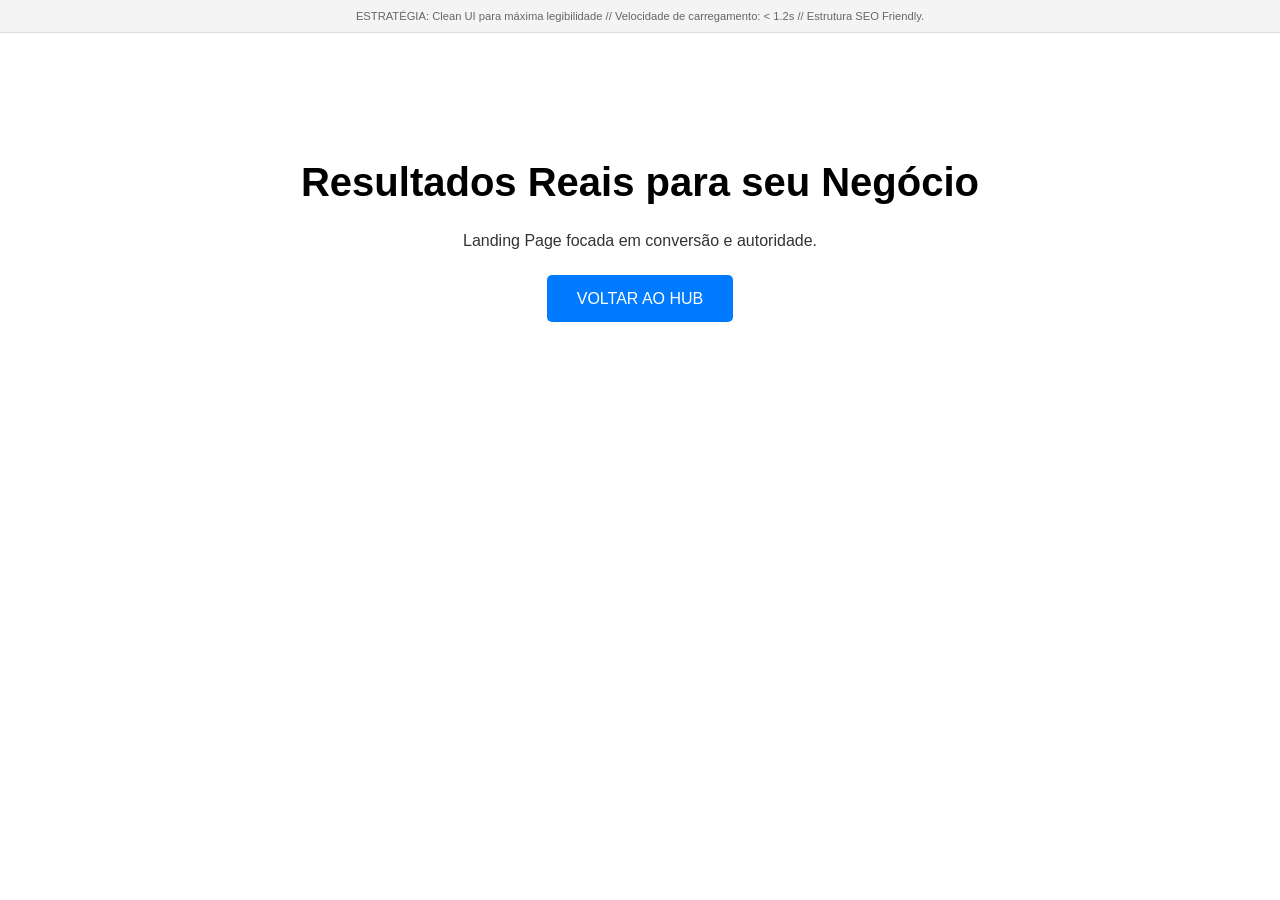
<file: exemplo2.html>
<!DOCTYPE html>
<html lang="pt-br">
<head>
    <meta charset="UTF-8">
    <title>Business Clean | Kovaliosky</title>
    <style>
        body { background: #fff; color: #333; font-family: 'Segoe UI', sans-serif; margin: 0; }
        .tech-note { background:#f4f4f4; color:#666; padding:10px; font-size:0.7rem; border-bottom:1px solid #ddd; text-align:center; }
        .content { padding: 100px 10%; text-align: center; }
        .btn { padding: 15px 30px; background: #007bff; color: #fff; text-decoration: none; border-radius: 5px; }
    </style>
</head>
<body>
    <div class="tech-note">ESTRATÉGIA: Clean UI para máxima legibilidade // Velocidade de carregamento: < 1.2s // Estrutura SEO Friendly.</div>
    <div class="content">
        <h1 style="font-size: 2.5rem; color: #000;">Resultados Reais para seu Negócio</h1>
        <p style="margin-bottom: 40px;">Landing Page focada em conversão e autoridade.</p>
        <a href="index.html" class="btn">VOLTAR AO HUB</a>
    </div>
</body>
</html>
</file>
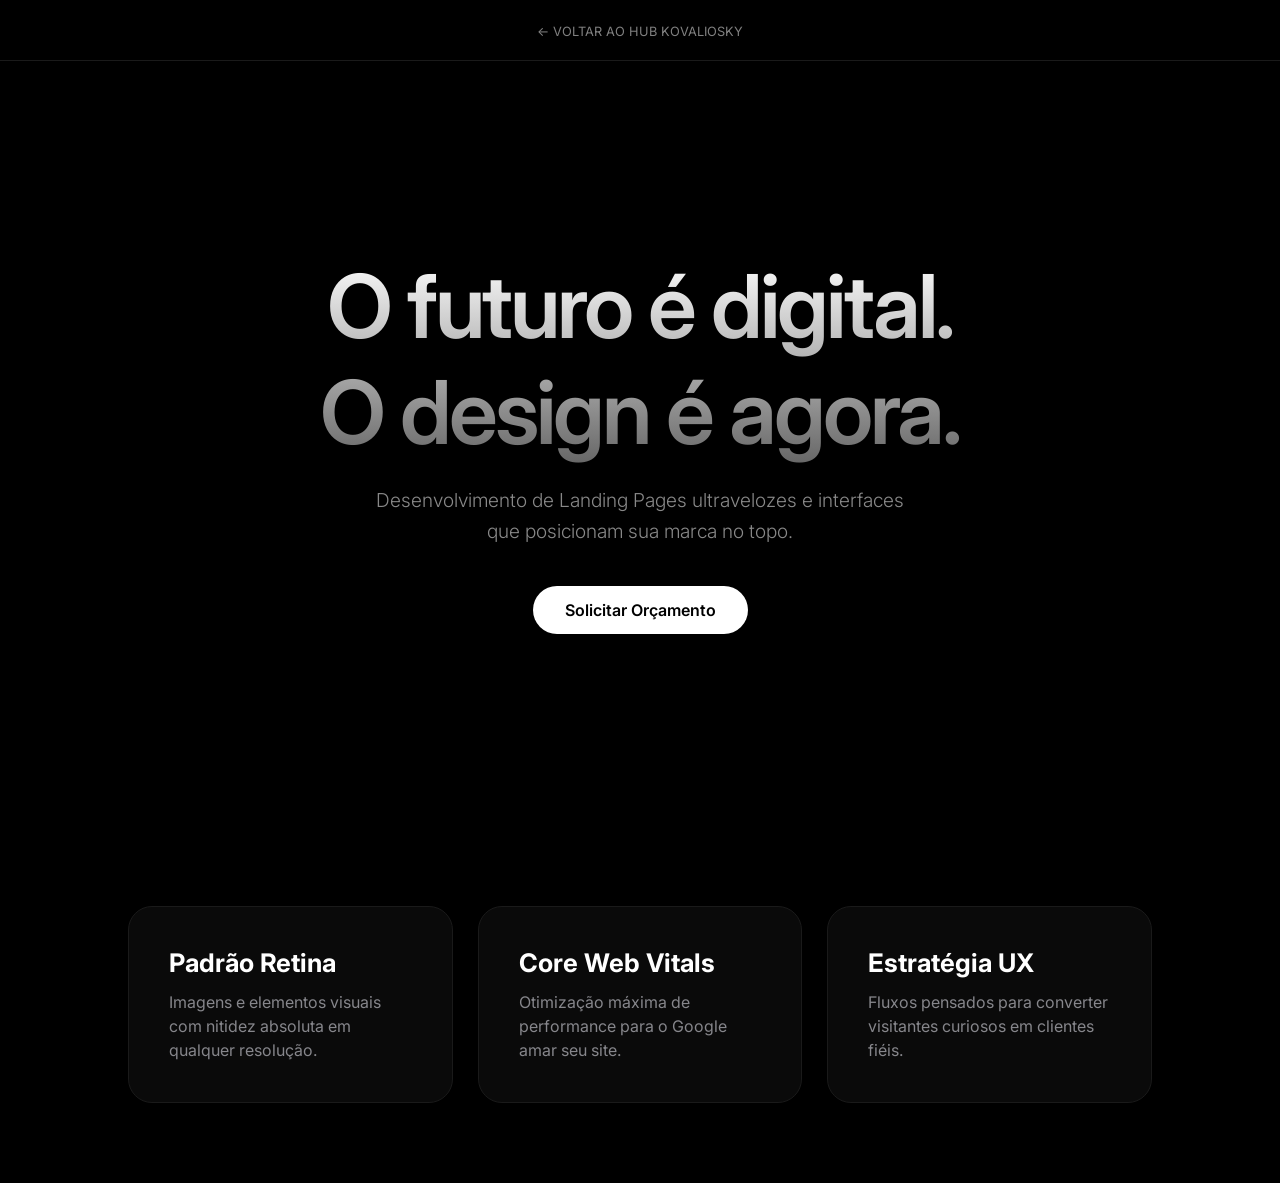
<file: exemplo3.html>
<!DOCTYPE html>
<html lang="pt-br">
<head>
    <meta charset="UTF-8">
    <meta name="viewport" content="width=device-width, initial-scale=1.0">
    <title>Kovaliosky | High-Tech Concept</title>
    <style>
        @import url('https://fonts.googleapis.com/css2?family=Inter:wght@300;600;900&display=swap');
        
        * { margin: 0; padding: 0; box-sizing: border-box; }
        body { 
            background: #000; color: #fff; 
            font-family: 'Inter', -apple-system, sans-serif;
            overflow-x: hidden;
        }

        /* NAVBAR MINIMALISTA */
        .nav-tech {
            padding: 20px; text-align: center; background: rgba(0,0,0,0.9);
            backdrop-filter: blur(15px); position: sticky; top: 0; z-index: 100;
            border-bottom: 1px solid #1a1a1a;
        }

        /* HERO SECTION */
        .hero-tech {
            height: 85vh; display: flex; flex-direction: column;
            align-items: center; justify-content: center; text-align: center;
            padding: 0 20px;
        }

        .hero-tech h1 {
            font-size: clamp(2.5rem, 7vw, 5.5rem); font-weight: 600;
            background: linear-gradient(180deg, #fff 0%, #666 100%);
            -webkit-background-clip: text; -webkit-text-fill-color: transparent;
            margin-bottom: 20px; letter-spacing: -3px;
        }

        .hero-tech p {
            font-size: 1.2rem; color: #888; max-width: 550px; margin-bottom: 40px;
            font-weight: 300; line-height: 1.6;
        }

        /* BOTÃO ESTILO APPLE */
        .btn-apple {
            padding: 14px 32px; background: #fff; color: #000;
            text-decoration: none; border-radius: 40px; font-weight: 600;
            transition: 0.4s cubic-bezier(0.19, 1, 0.22, 1); font-size: 1rem;
        }
        .btn-apple:hover { transform: scale(1.05); background: #f0f0f0; }

        /* GRID DE RECURSOS */
        .feature-grid {
            display: grid; grid-template-columns: repeat(auto-fit, minmax(280px, 1fr));
            gap: 25px; padding: 80px 10%; background: #000;
        }

        .f-card {
            background: #0a0a0a; padding: 40px; border-radius: 24px;
            text-align: left; border: 1px solid #1a1a1a;
            transition: 0.4s;
        }
        .f-card:hover { border-color: #333; transform: translateY(-5px); }
        .f-card h2 { font-size: 1.6rem; margin-bottom: 12px; color: #fff; }
        .f-card p { color: #86868b; font-size: 1rem; line-height: 1.5; }

        .back-link { color: #fff; text-decoration: none; font-size: 0.8rem; opacity: 0.5; transition: 0.3s; }
        .back-link:hover { opacity: 1; }
    </style>
</head>
<body>

    <nav class="nav-tech">
        <a href="index.html" class="back-link">← VOLTAR AO HUB KOVALIOSKY</a>
    </nav>

    <section class="hero-tech">
        <h1>O futuro é digital. <br> O design é agora.</h1>
        <p>Desenvolvimento de Landing Pages ultravelozes e interfaces que posicionam sua marca no topo.</p>
        <a href="https://wa.me/5569992636349" class="btn-apple">Solicitar Orçamento</a>
    </section>

    <section class="feature-grid">
        <div class="f-card">
            <h2>Padrão Retina</h2>
            <p>Imagens e elementos visuais com nitidez absoluta em qualquer resolução.</p>
        </div>
        <div class="f-card">
            <h2>Core Web Vitals</h2>
            <p>Otimização máxima de performance para o Google amar seu site.</p>
        </div>
        <div class="f-card">
            <h2>Estratégia UX</h2>
            <p>Fluxos pensados para converter visitantes curiosos em clientes fiéis.</p>
        </div>
    </section>

</body>
</html>
</file>
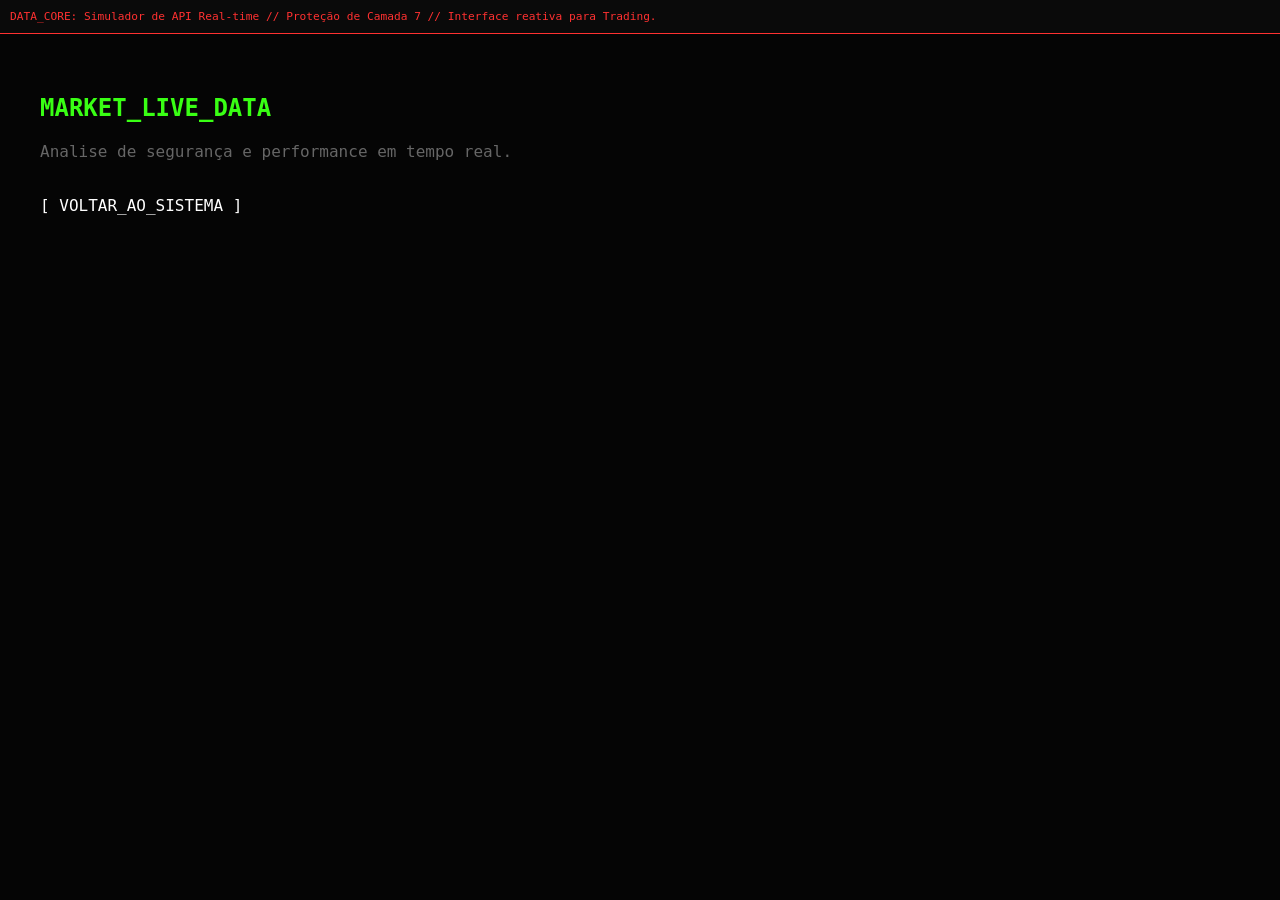
<file: exemplo4.html>
<!DOCTYPE html>
<html lang="pt-br">
<head>
    <meta charset="UTF-8">
    <title>Crypto Core | Kovaliosky</title>
    <style>
        body { background: #050505; color: #39FF14; font-family: 'JetBrains Mono', monospace; margin: 0; }
        .tech-note { background:#0a0a0a; color:#ff3131; padding:10px; font-size:0.7rem; border-bottom:1px solid #ff3131; }
        .dashboard { padding: 40px; }
    </style>
</head>
<body>
    <div class="tech-note">DATA_CORE: Simulador de API Real-time // Proteção de Camada 7 // Interface reativa para Trading.</div>
    <div class="dashboard">
        <h2>MARKET_LIVE_DATA</h2>
        <p style="color: #666;">Analise de segurança e performance em tempo real.</p>
        <br>
        <a href="index.html" style="color: #fff; text-decoration: none;">[ VOLTAR_AO_SISTEMA ]</a>
    </div>
</body>
</html>
</file>
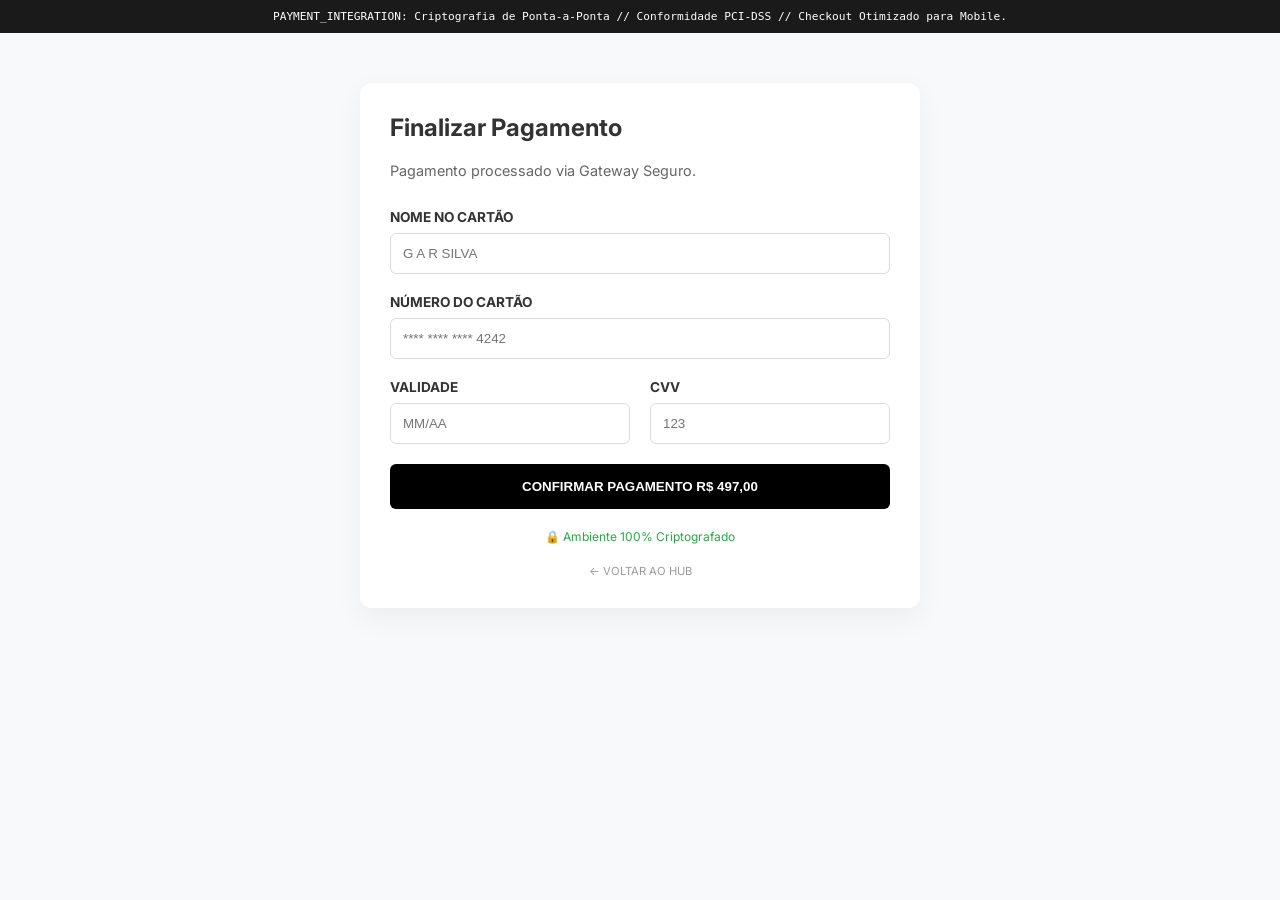
<file: exemplo6.html>
<!DOCTYPE html>
<html lang="pt-br">
<head>
    <meta charset="UTF-8">
    <title>Enterprise Checkout | Kovaliosky</title>
    <style>
        @import url('https://fonts.googleapis.com/css2?family=Inter:wght@400;700&display=swap');
        body { background: #f8f9fa; color: #333; font-family: 'Inter', sans-serif; margin: 0; }
        .tech-note { background:#1a1a1a; color:#fff; padding:10px; font-size:0.7rem; text-align:center; font-family: monospace; }
        .checkout-container { max-width: 500px; margin: 50px auto; background: #fff; padding: 30px; border-radius: 12px; box-shadow: 0 10px 30px rgba(0,0,0,0.05); }
        .input-group { margin-bottom: 20px; }
        label { display: block; margin-bottom: 8px; font-size: 0.85rem; font-weight: bold; }
        input { width: 100%; padding: 12px; border: 1px solid #ddd; border-radius: 6px; box-sizing: border-box; }
        .btn-pay { width: 100%; padding: 15px; background: #000; color: #fff; border: none; border-radius: 6px; font-weight: bold; cursor: pointer; transition: 0.3s; }
        .btn-pay:hover { background: #333; }
        .secure-badge { display: flex; align-items: center; justify-content: center; gap: 10px; margin-top: 20px; color: #28a745; font-size: 0.75rem; }
    </style>
</head>
<body>
    <div class="tech-note">PAYMENT_INTEGRATION: Criptografia de Ponta-a-Ponta // Conformidade PCI-DSS // Checkout Otimizado para Mobile.</div>
    
    <div class="checkout-container">
        <h2 style="margin-top:0;">Finalizar Pagamento</h2>
        <p style="font-size:0.9rem; color:#666; margin-bottom:30px;">Pagamento processado via Gateway Seguro.</p>
        
        <div class="input-group">
            <label>NOME NO CARTÃO</label>
            <input type="text" placeholder="G A R SILVA">
        </div>
        
        <div class="input-group">
            <label>NÚMERO DO CARTÃO</label>
            <input type="text" placeholder="**** **** **** 4242">
        </div>
        
        <div style="display:grid; grid-template-columns: 1fr 1fr; gap:20px;">
            <div class="input-group">
                <label>VALIDADE</label>
                <input type="text" placeholder="MM/AA">
            </div>
            <div class="input-group">
                <label>CVV</label>
                <input type="text" placeholder="123">
            </div>
        </div>
        
        <button class="btn-pay" onclick="simulatePayment()">CONFIRMAR PAGAMENTO R$ 497,00</button>
        
        <div class="secure-badge">
            <span>🔒 Ambiente 100% Criptografado</span>
        </div>
        
        <center><a href="index.html" style="display:block; margin-top:20px; color:#999; text-decoration:none; font-size:0.7rem;">← VOLTAR AO HUB</a></center>
    </div>

    <script>
        function simulatePayment() {
            const btn = document.querySelector('.btn-pay');
            btn.innerHTML = "PROCESSANDO...";
            btn.style.background = "#666";
            
            setTimeout(() => {
                alert("SUCESSO: Integração de pagamento validada com segurança!");
                btn.innerHTML = "PAGAMENTO CONCLUÍDO";
                btn.style.background = "#28a745";
            }, 2000);
        }
    </script>
</body>
</html>
</file>
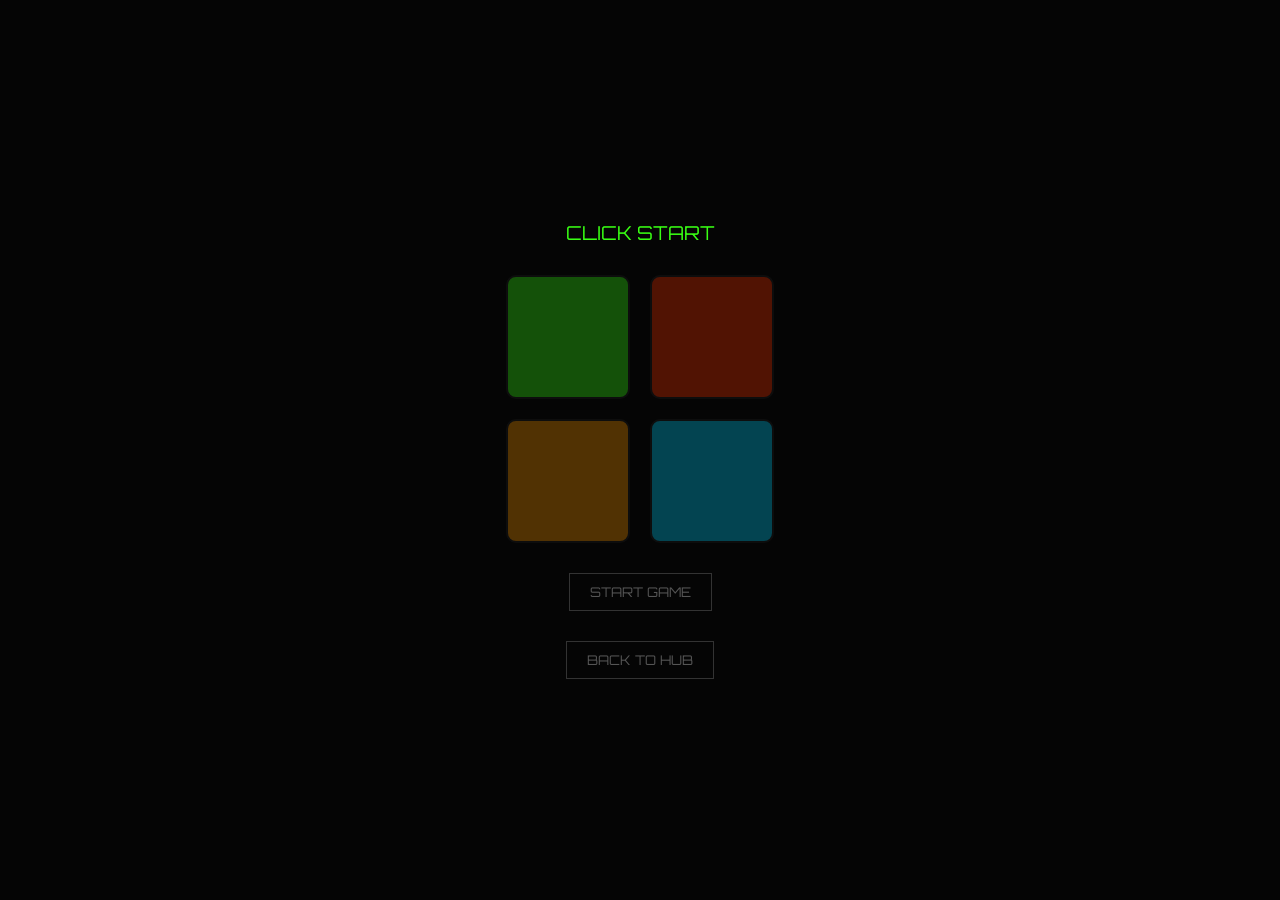
<file: memoria.html>
<!DOCTYPE html>
<html lang="pt-br">
<head>
    <meta charset="UTF-8">
    <title>Memory Neon | Visual Studio Games</title>
    <style>
        @import url('https://fonts.googleapis.com/css2?family=Orbitron:wght@700&display=swap');
        body { background: #050505; color: #39FF14; font-family: 'Orbitron'; margin: 0; display: flex; flex-direction: column; align-items: center; justify-content: center; height: 100vh; overflow: hidden; }
        .grid { display: grid; grid-template-columns: 1fr 1fr; gap: 20px; margin-top: 20px; }
        .tile { width: 120px; height: 120px; border: 2px solid #222; border-radius: 10px; cursor: pointer; transition: 0.2s; opacity: 0.3; }
        .tile:active { transform: scale(0.95); }
        .green { background: #39FF14; } .red { background: #ff3300; }
        .yellow { background: #ff9900; } .blue { background: #00d4ff; }
        .lit { opacity: 1; box-shadow: 0 0 30px currentColor; }
        #status { margin-bottom: 10px; font-size: 1.2rem; }
        .btn-back { margin-top: 30px; background: none; border: 1px solid #333; color: #555; padding: 10px 20px; cursor: pointer; font-family: 'Orbitron'; }
    </style>
</head>
<body>
    <div id="status">CLICK START</div>
    <div class="grid">
        <div class="tile green" id="0" onclick="handleTap(0)"></div>
        <div class="tile red" id="1" onclick="handleTap(1)"></div>
        <div class="tile yellow" id="2" onclick="handleTap(2)"></div>
        <div class="tile blue" id="3" onclick="handleTap(3)"></div>
    </div>
    <button class="btn-back" id="start-btn" onclick="startGame()">START GAME</button>
    <button class="btn-back" onclick="window.location.href='index.html'">BACK TO HUB</button>

<script>
    let sequence = [], userSequence = [], level = 0, canPlay = false;
    const tiles = [document.getElementById('0'), document.getElementById('1'), document.getElementById('2'), document.getElementById('3')];

    function startGame() {
        sequence = []; level = 0; nextLevel();
        document.getElementById('start-btn').style.display = 'none';
    }

    function nextLevel() {
        userSequence = []; canPlay = false; level++;
        document.getElementById('status').innerText = "LEVEL " + level;
        sequence.push(Math.floor(Math.random() * 4));
        playSequence();
    }

    async function playSequence() {
        for (let id of sequence) {
            await new Promise(r => setTimeout(r, 600));
            flash(id);
            await new Promise(r => setTimeout(r, 300));
        }
        canPlay = true;
    }

    function flash(id) {
        tiles[id].classList.add('lit');
        setTimeout(() => tiles[id].classList.remove('lit'), 300);
    }

    function handleTap(id) {
        if (!canPlay) return;
        flash(id);
        userSequence.push(id);
        if (userSequence[userSequence.length - 1] !== sequence[userSequence.length - 1]) {
            document.getElementById('status').innerText = "GAME OVER!";
            setTimeout(() => location.reload(), 1500);
            return;
        }
        if (userSequence.length === sequence.length) {
            canPlay = false;
            setTimeout(nextLevel, 1000);
        }
    }
</script>
</body>
</html>
</file>
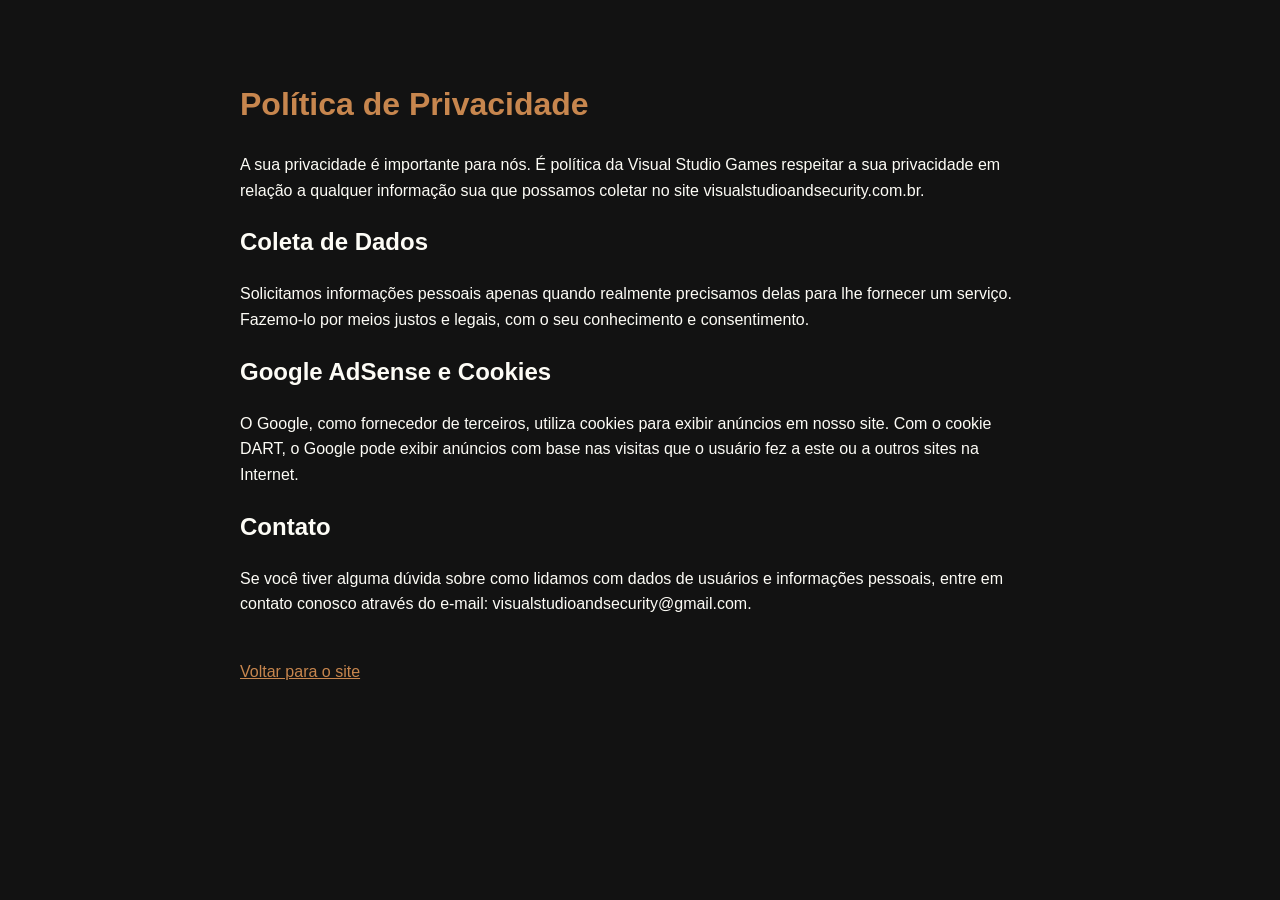
<file: privacidade.html>
<!DOCTYPE html>
<html lang="pt-br">
<head>
    <meta charset="UTF-8">
    <title>Política de Privacidade | Visual Studio Games</title>
    <link rel="stylesheet" href="style.css">
    <style>
        body { font-family: 'Inter', sans-serif; padding: 50px; line-height: 1.6; color: #fdfcf6; background: #121212; }
        .container { max-width: 800px; margin: auto; }
        h1 { color: #c7864e; }
    </style>
</head>
<body>
    <div class="container">
        <h1>Política de Privacidade</h1>
        <p>A sua privacidade é importante para nós. É política da Visual Studio Games respeitar a sua privacidade em relação a qualquer informação sua que possamos coletar no site visualstudioandsecurity.com.br.</p>
        
        <h2>Coleta de Dados</h2>
        <p>Solicitamos informações pessoais apenas quando realmente precisamos delas para lhe fornecer um serviço. Fazemo-lo por meios justos e legais, com o seu conhecimento e consentimento.</p>
        
        <h2>Google AdSense e Cookies</h2>
        <p>O Google, como fornecedor de terceiros, utiliza cookies para exibir anúncios em nosso site. Com o cookie DART, o Google pode exibir anúncios com base nas visitas que o usuário fez a este ou a outros sites na Internet.</p>
        
        <h2>Contato</h2>
        <p>Se você tiver alguma dúvida sobre como lidamos com dados de usuários e informações pessoais, entre em contato conosco através do e-mail: visualstudioandsecurity@gmail.com.</p>
        
        <br>
        <a href="index.html" style="color: #c7864e;">Voltar para o site</a>
    </div>
</body>
</html>
</file>
<file: style.css>
/* --- Header com o Olho Metálico - Versão High-Performance --- */
header {
    position: relative;
    height: 600px; /* Impacto visual ampliado */
    overflow: hidden;
    display: flex;
    align-items: center;
    justify-content: center;
    border-bottom: 2px solid var(--accent-blue);
    background-color: #000;
    box-shadow: 0 4px 20px rgba(88, 166, 255, 0.2); 
}

.header-video {
    position: absolute;
    top: 0;
    left: 0;
    width: 100%;
    height: 100%;
    z-index: 0;
    object-fit: cover;
    opacity: 0.35; 
    /* Filtros otimizados para estética Cybersecurity */
    filter: brightness(0.5) contrast(1.3) saturate(0.7);
    pointer-events: none; 
}

.header-content {
    position: relative;
    z-index: 2; 
    background: rgba(13, 17, 23, 0.65); 
    /* Glassmorphism avançado para seu monitor de alta frequência */
    backdrop-filter: blur(20px) saturate(180%); 
    -webkit-backdrop-filter: blur(20px) saturate(180%);
    padding: 60px;
    border-radius: 24px;
    text-align: center;
    border: 1px solid rgba(88, 166, 255, 0.4);
    max-width: 850px;
    box-shadow: 0 25px 50px -12px rgba(0, 0, 0, 0.8);
    
    /* Animação ultra-fluida aproveitando os 200Hz */
    animation: fadeInContent 1.2s cubic-bezier(0.22, 1, 0.36, 1);
}

@keyframes fadeInContent {
    from { 
        opacity: 0; 
        transform: translateY(20px); 
    }
    to { 
        opacity: 1; 
        transform: translateY(0); 
    }
}

.logo {
    text-shadow: 0 0 15px rgba(88, 166, 255, 0.5); 
}
</file>
